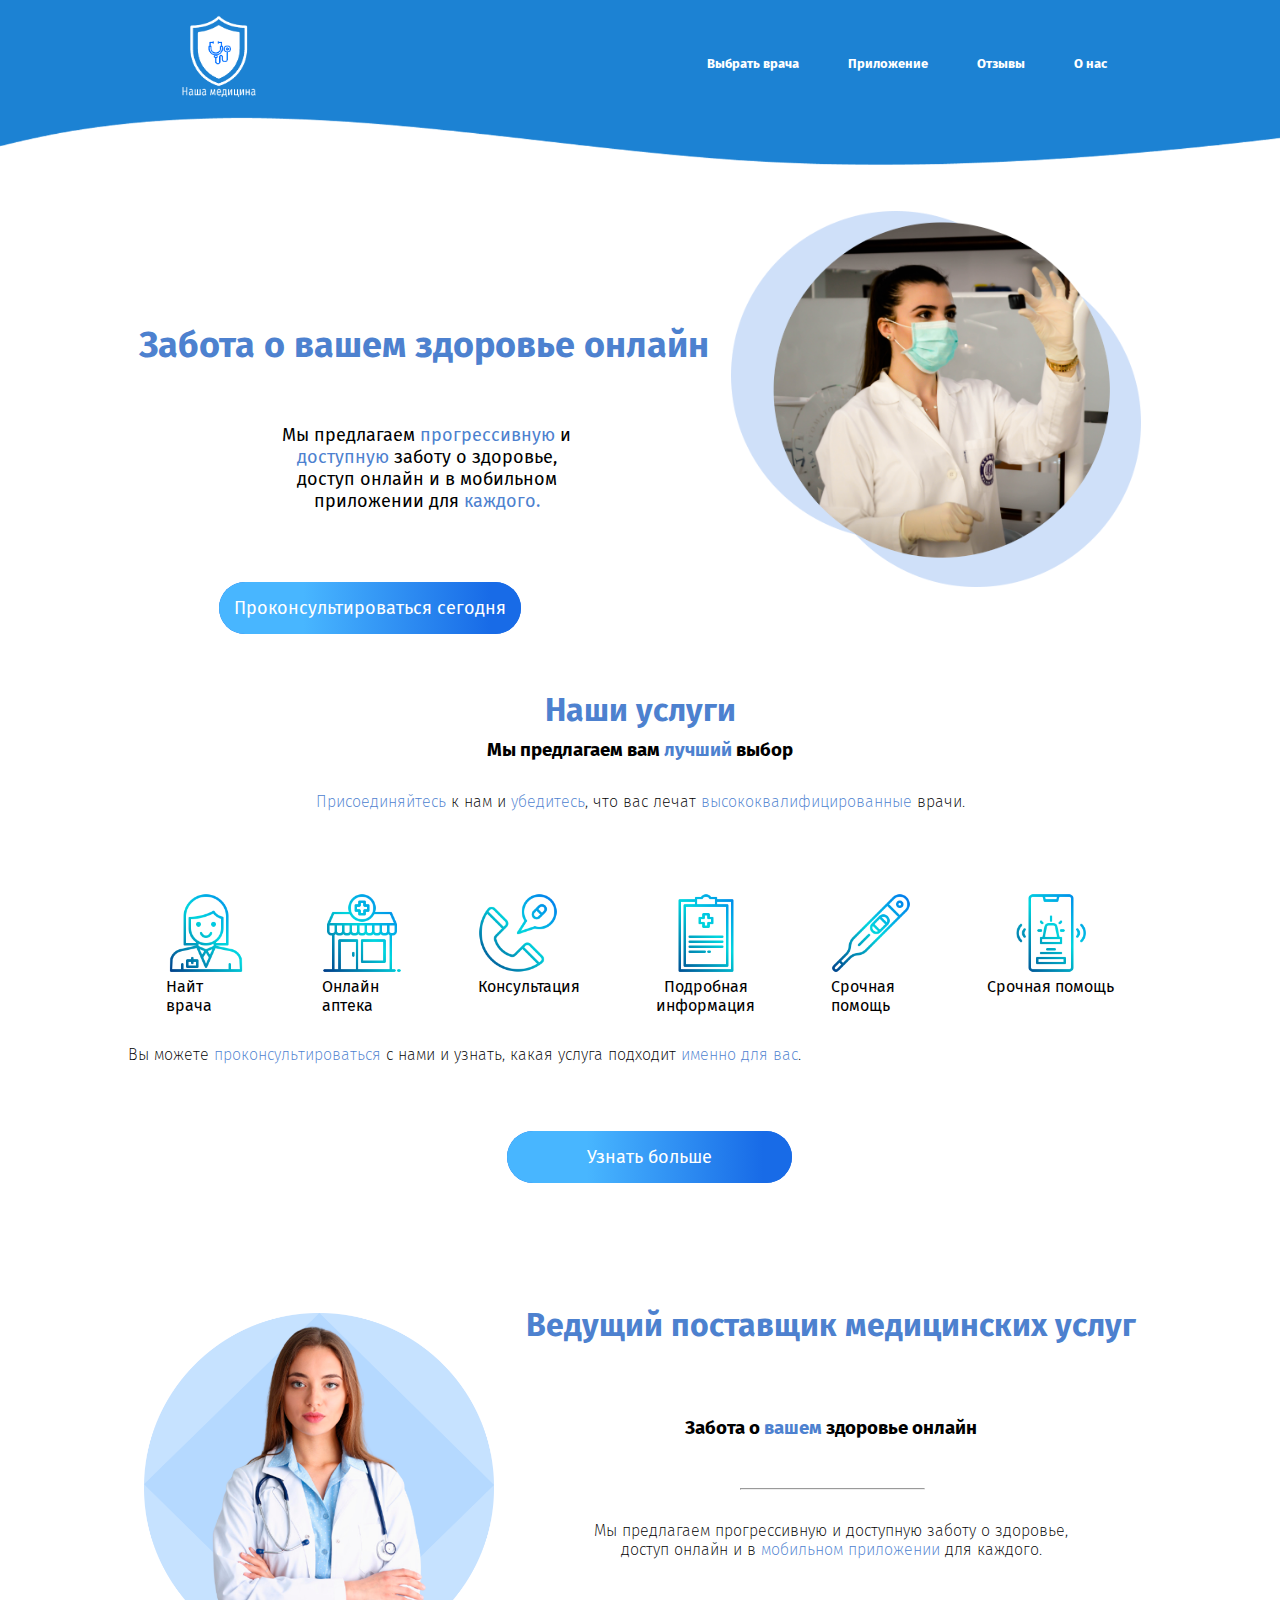
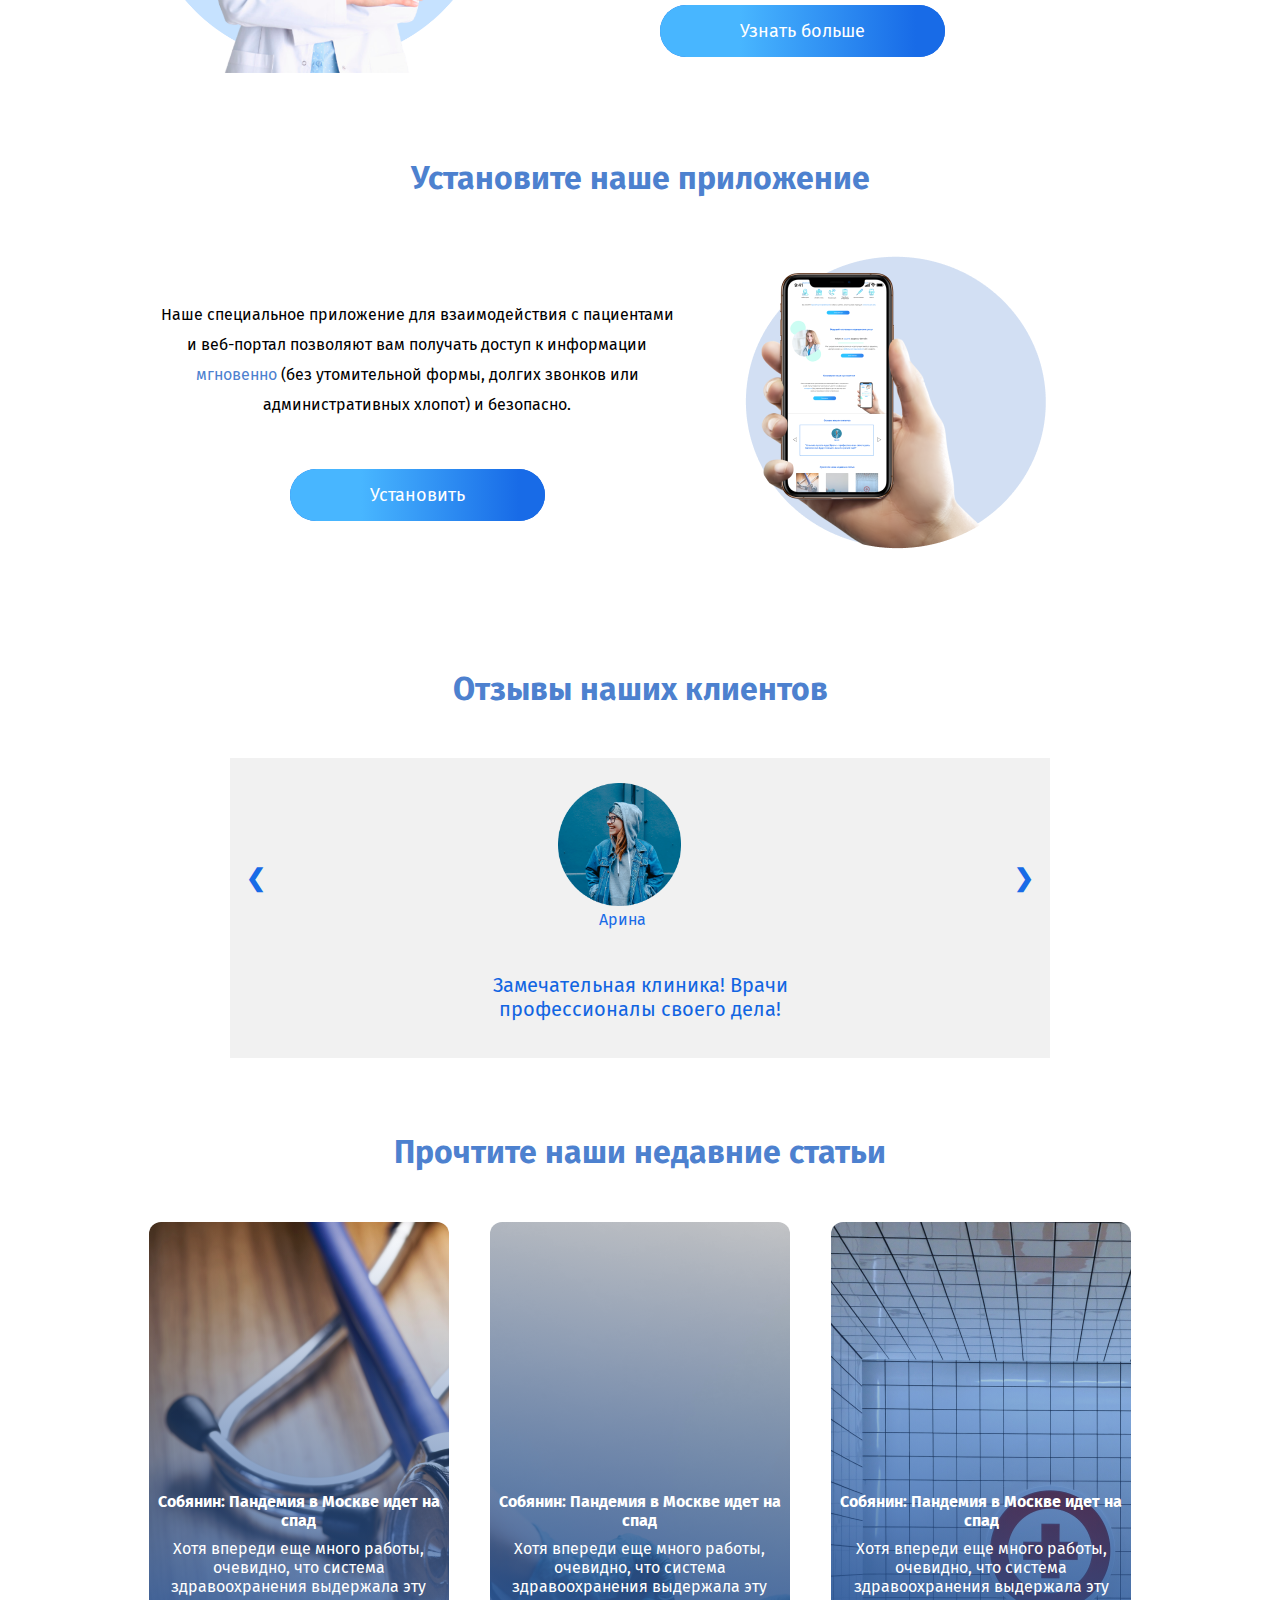
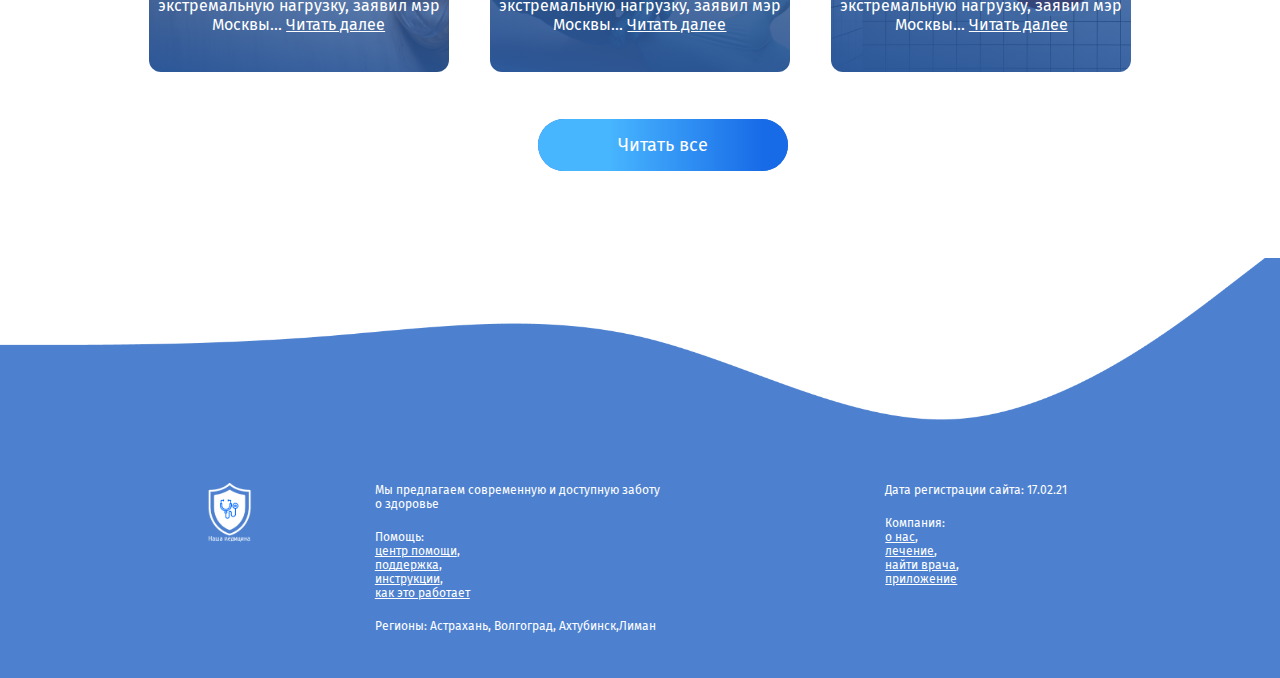
<file: практика 15.02-7.03/Верстка/MedCenter/index.html>
<!DOCTYPE html>
<html lang="en">
<head>
    <meta name="viewport"
          content="width=device-width, user-scalable=no, initial-scale=1.0,maximum-scale=1.0, minimum-scale=1.0">
    <link rel="preconnect" href="https://fonts.gstatic.com">
    <link href="https://fonts.googleapis.com/css2?family=Fira+Sans:wght@300&display=swap" rel="stylesheet">
    <link rel="stylesheet" href="style.css">
    <meta charset="UTF-8">
    <title>Частная клиника "НАША МЕДИЦИНА"</title>
</head>
<body>
<header>
    <div class="container">
        <div class="content-block-header">
            <div class="logo">
                <img src="img/logo%201.png" alt="">
            </div>
            <div class="menu">
                <a href="#">Выбрать врача</a>
                <a href="#">Приложение</a>
                <a href="#">Отзывы</a>
                <a href="#">О нас</a>
            </div>
        </div>
    </div>
</header>
<section>
    <div class="container">
        <div class="content-block-one">
            <div class="content-text">
                <div class="heading-one">
                    <h1>Забота о вашем здоровье онлайн</h1>
                </div>
                <div class="text-p-one">
                    <p>Мы предлагаем <span class="color">прогрессивную</span> и <br>
                        <span class="color">доступную</span> заботу о здоровье,<br>
                        доступ онлайн и в мобильном <br>
                        приложении для <span class="color">каждого.</span><br></p>
                </div>
                <div class="button-one">
                    <a href="#">Проконсультироваться сегодня</a>
                </div>
            </div>

            <div class="img-block-one">
                <img src="img/picBlock1.png" alt="" class="pic-one">
            </div>
        </div>
    </div>
</section>

<section>
    <div class="container">
        <div class="heading-two">
            <h1>Наши услуги</h1>
            <h3>Мы предлагаем вам <span class="color">лучший</span> выбор</h3>
            <h4><span class="color">Присоединяйтесь</span> к нам и <span class="color">убедитесь</span>, что вас лечат
                <span class="color">высококвалифицированные</span> врачи.</h4>
        </div>
        <div class="services">
            <div class="find-doctor">
                <img src="img/pharmacist.png" alt="" class="services-pic">
                <p>Найт<br>врача</p>
            </div>
            <div class="pharmacy">
                <img src="img/pharmacy.png" alt="" class="services-pic">
                <p>Онлайн<br>аптека</p>
            </div>
            <div class="consultation">
                <img src="img/call.png" alt="" class="services-pic">
                <p>Консультация</p>
            </div>
            <div class="information">
                <img src="img/medical-history.png" alt="" class="services-pic">
                <p>Подробная<br>информация</p>
            </div>
            <div class="help">
                <img src="img/thermometer.png" alt="" class="services-pic">
                <p>Срочная<br>помощь</p>
            </div>
            <div class="record">
                <img src="img/emergency-call.png" alt="" class="services-pic">
                <p>Срочная помощь</p>
            </div>
        </div>
        <div class="heading-two-down">
            <h4>Вы можете <span class="color">проконсультироваться</span> с нами и узнать, какая услуга подходит <span
                    class="color">именно для вас</span>.</h4>
        </div>
        <div class="button-two">
            <a href="#">Узнать больше</a>
        </div>
    </div>
</section>

<section>
    <div class="container">
        <div class="content-block-three">
            <div class="pic-block-three">
                <img src="img/pic-block-3.png" alt="">
            </div>
            <div class="heading-three">
                <h1>Ведущий поставщик медицинских услуг</h1>
                <h3>Забота о <span class="color">вашем</span> здоровье онлайн</h3>
                <hr>
                <h4>Мы предлагаем прогрессивную и доступную заботу о здоровье,<br>
                    доступ онлайн и в <span class="color">мобильном приложении</span> для каждого.</h4>
                <div class="button-three">
                    <a href="#">Узнать больше</a>
                </div>
            </div>
        </div>
    </div>
</section>

<section>
    <div class="container">
        <div class="heading-four">
            <h1>Установите наше приложение</h1>
        </div>
        <div class="content-block-four">
            <div class="text-p">
                <p>Наше специальное приложение для взаимодействия с пациентами<br>
                    и веб-портал позволяют вам получать доступ к информации<br>
                    <span class="color">мгновенно</span> (без утомительной формы, долгих звонков или<br>
                    административных хлопот) и безопасно.</p><br>
                <div class="button-four">
                    <a href="#">Установить</a>
                </div>
            </div>
            <div class="pic-block-four">
                <img src="img/mockup3.png" alt="">
            </div>
        </div>
    </div>
</section>

<section>
    <div class="container">
        <div class="heading-five">
            <h1>Отзывы наших клиентов</h1>
        </div>
        <div class="slider">
            <div class="item">
                <img src="img/client.png" alt="" class="client-1">
                <p>Арина</p>
                <div class="slideText">Замечательная клиника! Врачи профессионалы своего дела!</div>
            </div>

            <div class="item">
                <img src="img/client-2.png" alt="" class="client-2">
                <p>Ирина</p>
                <div class="slideText">Ломала руку, теперь как новенькая!</div>
            </div>

            <div class="item">
                <img src="img/client-3.png" alt="" class="client-3">
                <p>Добрыня</p>
                <div class="slideText">Волшебники, а не врачи!</div>
            </div>

            <a class="prev" onclick="minusSlide()">&#10094;</a>
            <a class="next" onclick="plusSlide()">&#10095;</a>
        </div>

        <div class="slider-dots">
            <span class="slider-dots_item" onclick="currentSlide(1)"></span>
            <span class="slider-dots_item" onclick="currentSlide(2)"></span>
            <span class="slider-dots_item" onclick="currentSlide(3)"></span>
        </div>
        <script src="js/main.js"></script>
    </div>
    </div>
</section>

<section>
    <div class=" container">
            <div class="heading-six">
                <h1>Прочтите наши недавние статьи</h1>
            </div>
            <div class="content-block-six">
                <div class="article-1">
                    <h4>Собянин: Пандемия в Москве идет на спад</h4>
                    <p>Хотя впереди еще много работы,<br>
                        очевидно, что система<br>
                        здравоохранения выдержала эту<br>
                        экстремальную нагрузку, заявил мэр<br>
                        Москвы... <span class="more"><a href="article.html">Читать далее</a></span></p>
                </div>

                <div class="article-2">
                    <h4>Собянин: Пандемия в Москве идет на спад</h4>
                    <p>Хотя впереди еще много работы,<br>
                        очевидно, что система<br>
                        здравоохранения выдержала эту<br>
                        экстремальную нагрузку, заявил мэр<br>
                        Москвы... <span class="more"><a href="article.html">Читать далее</a></span></p>
                </div>

                <div class="article-3">
                    <h4>Собянин: Пандемия в Москве идет на спад</h4>
                    <p>Хотя впереди еще много работы,<br>
                        очевидно, что система<br>
                        здравоохранения выдержала эту<br>
                        экстремальную нагрузку, заявил мэр<br>
                        Москвы... <span class="more"><a href="article.html">Читать далее</a></span></p>
                </div>
            </div>
            <div class="button-five">
                <a href="article.html">Читать все</a>
            </div>
        </div>
    </div>
</section>


<footer>
    <div class="container">
        <div class="content-footer">
            <div class="text-footer">
                <div class="logo-footer">
                    <img src="img/logo12.png" alt="">
                </div>
                <div class="text-footer-one">
                    <p>Мы предлагаем современную и доступную заботу <br> о здоровье<br></p>
                    <br>
                    <p>Помощь:<br> <a href="">центр помощи</a>, <br><a href="">поддержка</a>,<br><a
                            href="">инструкции</a>, <br>
                        <a href="">как это работает</a><br></p>
                    <br>
                    <p>Регионы: Астрахань, Волгоград,
                        Ахтубинск,Лиман</p>
                </div>
                <br>
                <div class="text-footer-two">

                </div>
                <br>
                <br>
                <br>
                <div class="text-footer-three">
                    <p>
                        Дата регистрации сайта: 17.02.21
                    </p>
                    <br>
                    <p>Компания:<br><a href="">о нас</a>,<br> <a href="">лечение</a>, <br><a href="">найти
                        врача</a>,<br> <a href="">приложение</a>
                    </p><br>
                </div>
                <br>
            </div>
        </div>
    </div>
</footer>
</body>
</html>
</file>
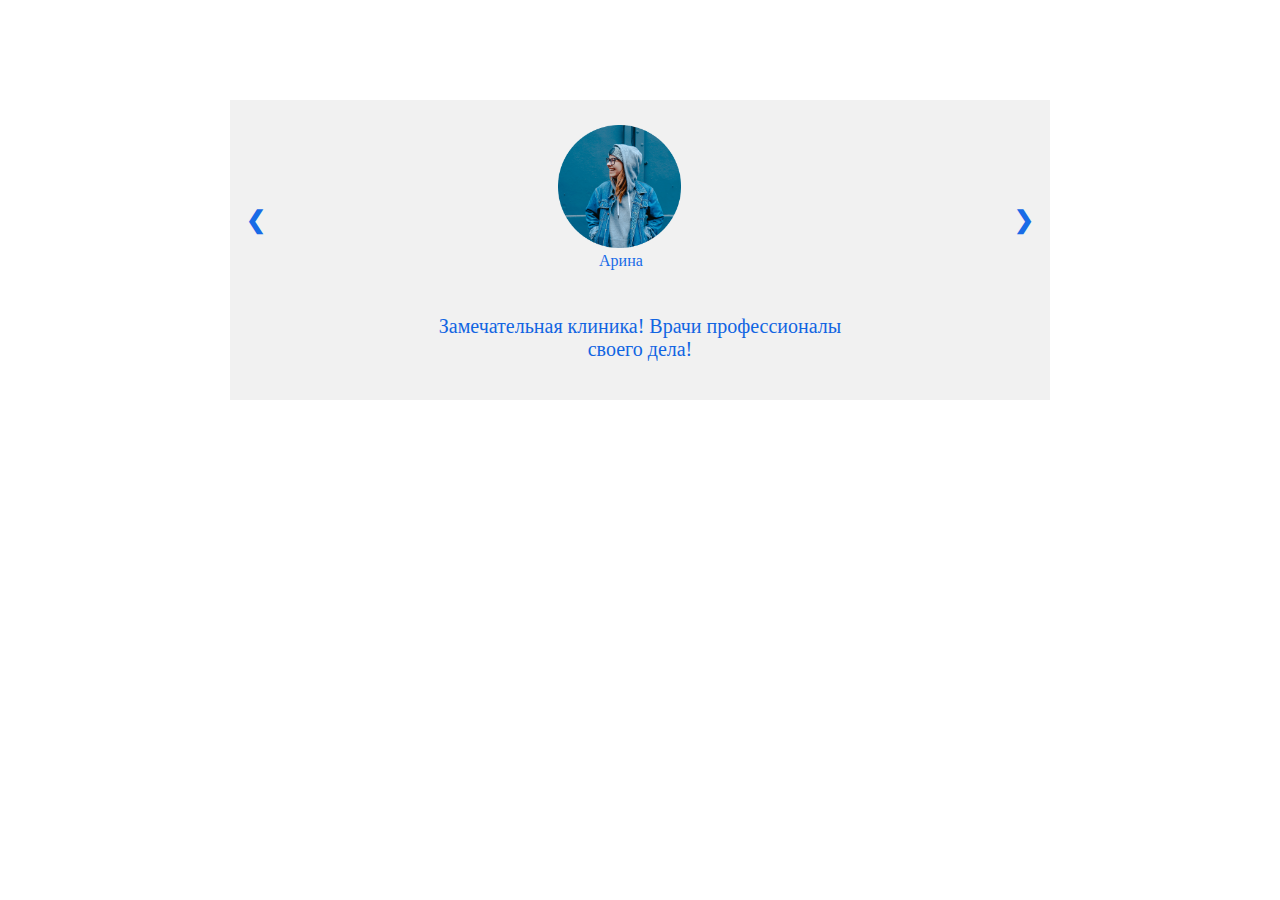
<file: практика 15.02-7.03/Верстка/MedCenter/sliderTest/index.html>
<!DOCTYPE html>
<html lang="en">
<head>
    <meta charset="UTF-8">
    <title>slider</title>
    <link rel="stylesheet" href="style.css">
</head>
<body>
<div class="container">
    <div class="slider">
        <div class="item">
            <img src="../img/client.png" alt="" class="client-1">
            <p>Арина</p>
            <div class="slideText">Замечательная клиника! Врачи профессионалы своего дела!</div>
        </div>

        <div class="item">
            <img src="../img/client-2.png" alt="" class="client-2">
            <p>Ирина</p>
            <div class="slideText">Ломала руку, теперь как новенькая!</div>
        </div>

        <div class="item">
            <img src="../img/client-3.png" alt="" class="client-3">
            <p>Добрыня</p>
            <div class="slideText">Волшебники, а не врачи!</div>
        </div>

        <a class="prev" onclick="minusSlide()">&#10094;</a>
        <a class="next" onclick="plusSlide()">&#10095;</a>
    </div>

    <div class="slider-dots">
        <span class="slider-dots_item" onclick="currentSlide(1)"></span>
        <span class="slider-dots_item" onclick="currentSlide(2)"></span>
        <span class="slider-dots_item" onclick="currentSlide(3)"></span>
    </div>
    <script src="main.js"></script>
</div>
</body>
</html>
</file>
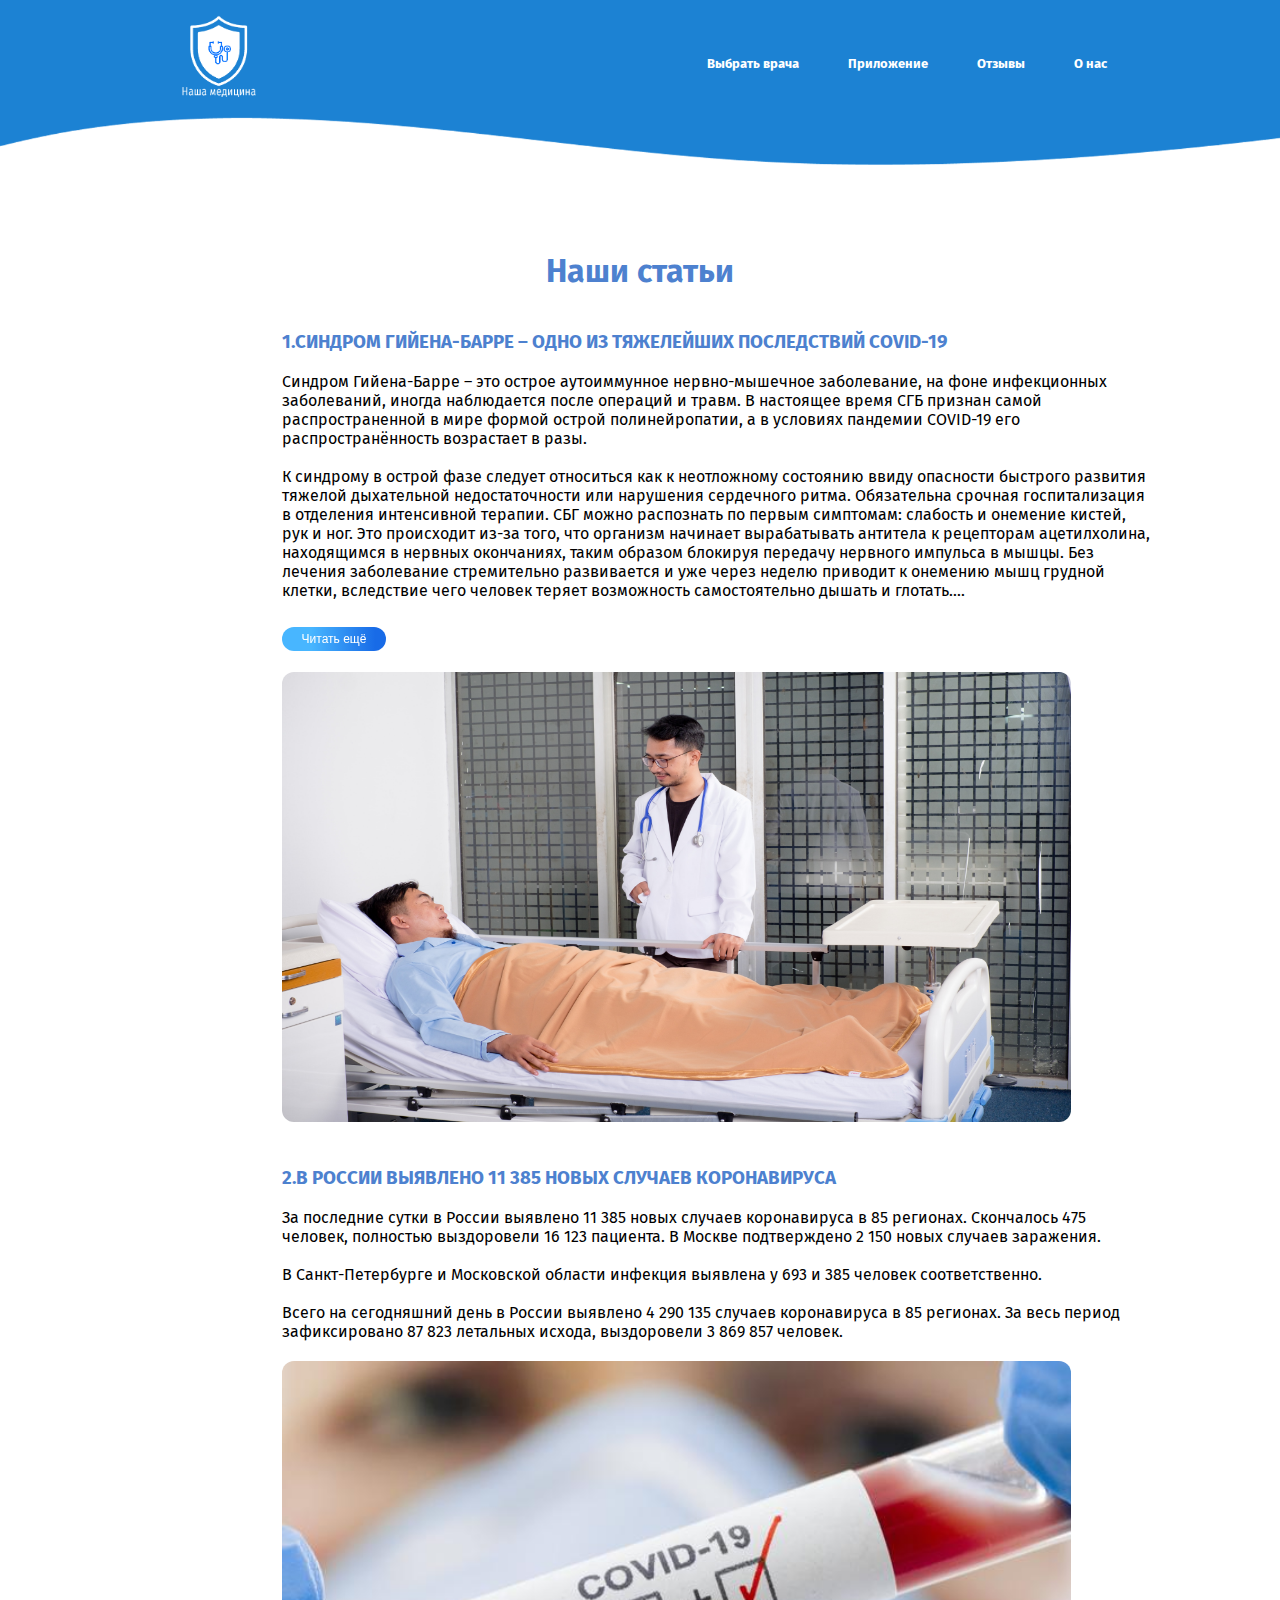
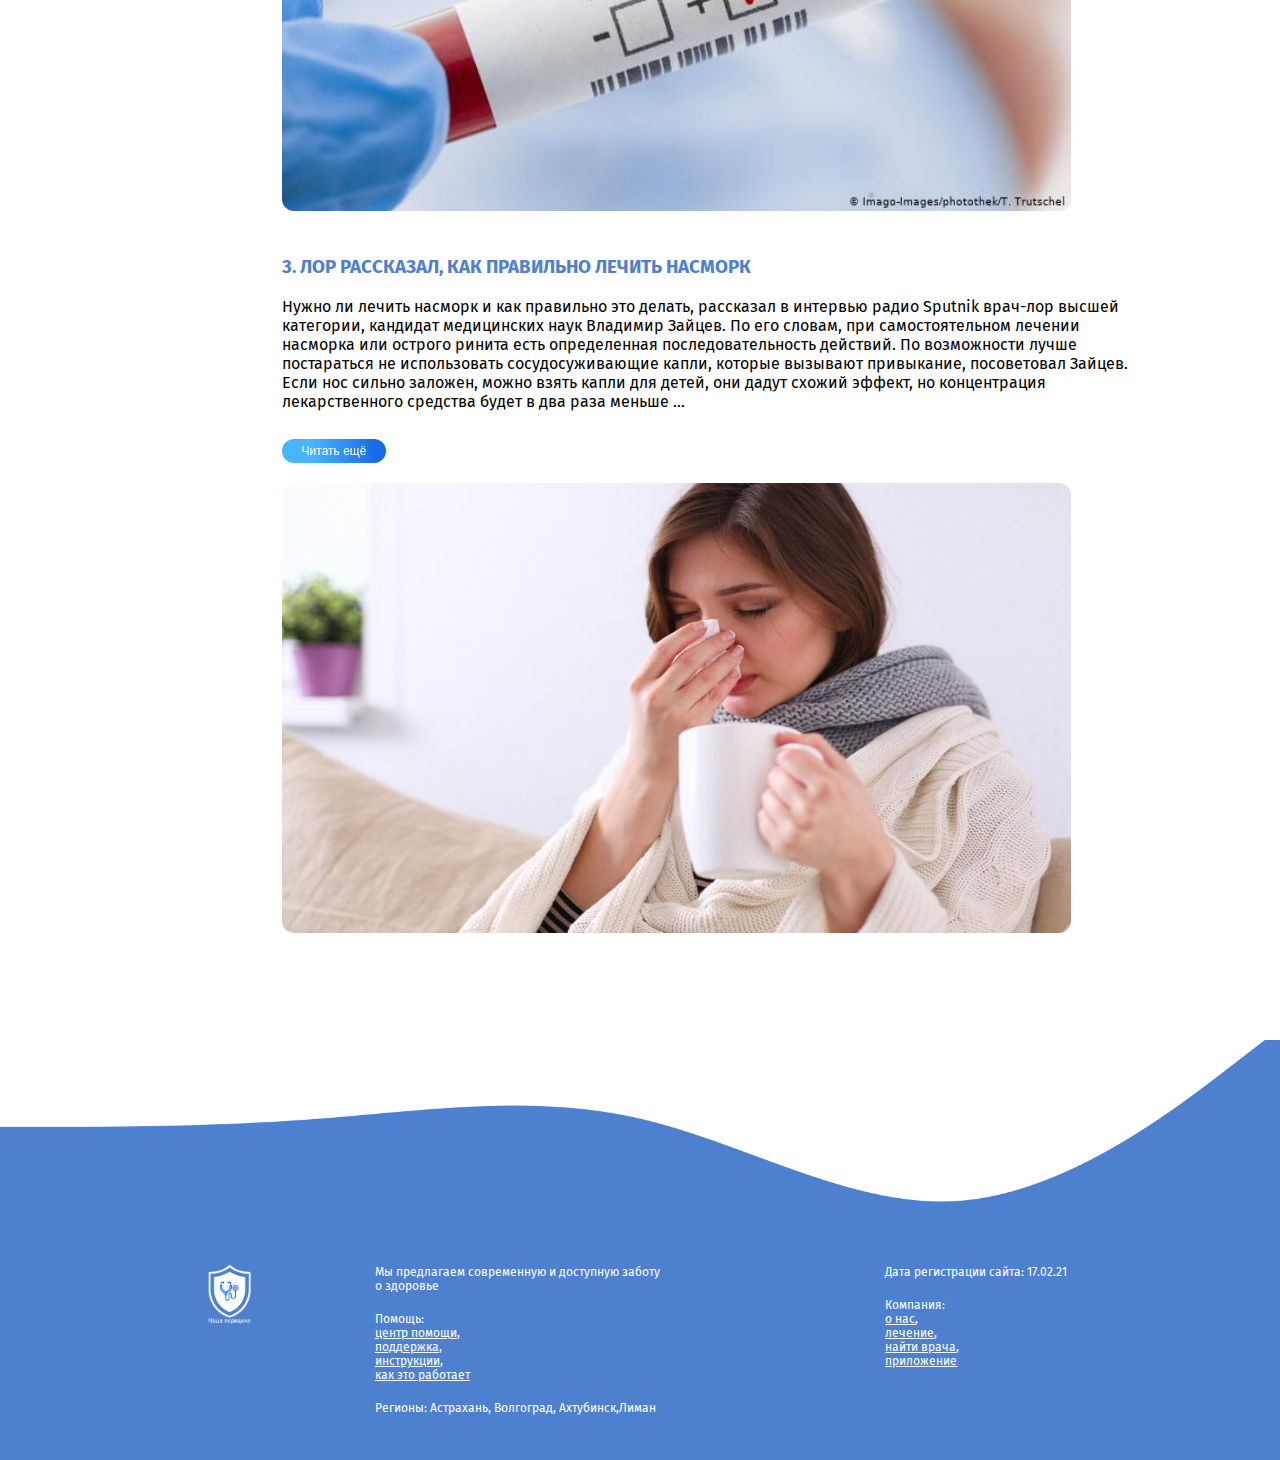
<file: практика 15.02-7.03/Верстка/MedCenter/article.html>
<!DOCTYPE html>
<html lang="en">
<head>
    <meta charset="UTF-8">
    <link rel="stylesheet" href="style.css">
    <link rel="preconnect" href="https://fonts.gstatic.com">
    <link href="https://fonts.googleapis.com/css2?family=Fira+Sans:wght@300&display=swap" rel="stylesheet">
    <title>Наши статьи</title>
</head>
<body>
<header>
    <div class="container">
        <div class="content-block-header">
            <div class="logo">
                <a href="index.html"><img src="img/logo%201.png" alt=""></a>
            </div>
            <div class="menu">
                <a href="#">Выбрать врача</a>
                <a href="#">Приложение</a>
                <a href="#">Отзывы</a>
                <a href="#">О нас</a>
            </div>
        </div>
    </div>
</header>

<section>
    <div class="container">
        <div class="header-article">
            <h1>
                Наши статьи
            </h1>
        </div>
        <div class="content-article">
            <div class="first-article">
                <h3>1.СИНДРОМ ГИЙЕНА-БАРРЕ – ОДНО ИЗ ТЯЖЕЛЕЙШИХ ПОСЛЕДСТВИЙ COVID-19</h3><br>
                <p>Синдром Гийена-Барре – это острое аутоиммунное нервно-мышечное заболевание,
                    на фоне инфекционных заболеваний, иногда наблюдается после операций
                    и травм. В настоящее время СГБ признан самой распространенной в мире формой острой полинейропатии,
                    а в условиях пандемии COVID-19 его распространённость возрастает в разы.<br><br>
                    К синдрому в острой фазе следует относиться как к неотложному состоянию ввиду опасности быстрого
                    развития тяжелой дыхательной недостаточности или нарушения сердечного ритма. Обязательна срочная
                    госпитализация в отделения интенсивной терапии.
                    СБГ можно распознать по первым симптомам: слабость и онемение кистей, рук и ног.
                    Это происходит из-за того, что организм начинает вырабатывать антитела к рецепторам ацетилхолина,
                    находящимся в нервных окончаниях, таким образом блокируя передачу нервного импульса в мышцы.
                    Без лечения заболевание стремительно развивается и уже через неделю приводит к онемению мышц грудной
                    клетки,
                    вследствие чего человек теряет возможность самостоятельно дышать и глотать.<span
                            id="dots">...</span><br><br>
                    <span id="more">В условиях пандемии вопрос заболеваемости синдромом Гийена-Барре стоит особенно остро, поскольку его симптомы легко списать
                        на слабость после перенесённого COVID-19. Поставить правильный диагноз поможет высококвалифицированный невролог.
                        Также эффективным методом диагностики является анализ крови на антитела к ацетилхолиновому рецептору – наличие антител является признаком заболевания.
                        В данный момент существуют несколько методов лечения синдрома Гийена-Барре. В ГНЦ ФМБЦ им. А.И. Бурназяна ФМБА России используется наиболее современный и эффективный эфферентный метод лечения СГБ,
                        признанный мировым сообществом, — каскадная плазмофильтрация. Во время сеанса плазма крови пациента проходит через сепаратор, который выводит антитела и
                        возвращает в организм очищенную плазму. Уже после первого сеанса заметны значительные двигательные улучшения.<br><br>
                        С синдромом Гийена-Барре после COVID-19 столкнулся Александр. Он перенес COVID-19 в лёгкой форме, однако уже через неделю не смог встать с постели – онемели ноги.
                        В реанимацию ГНЦ ФМБЦ им. А.И. Бурназяна ФМБА России мужчина поступил уже в тяжёлом состоянии с дыхательной недостаточностью и неспособностью глотать. Курс каскадной плазмофильтрации дал хороший результат, и уже через две недели Александр был переведён в профпатологическое неврологическое отделение на реабилитацию.
                        Александр постепенно восстанавливается и благодарит врачей за шанс вернуться к привычному ритму жизни.
                    </span>
                </p>
                <button id="btn" onclick="readMore()">Читать ещё</button>
            </div>
            <div class="article-pic">
                <img src="img/ali-yahya-YGkEFQqgI94-unsplash.jpg"  alt="">
            </div>


            <div class="second-article">
                <h3>2.В РОССИИ ВЫЯВЛЕНО 11 385 НОВЫХ СЛУЧАЕВ КОРОНАВИРУСА</h3><br>
                <p>За последние сутки в России выявлено 11 385 новых случаев коронавируса в 85 регионах. Скончалось 475
                    человек, полностью выздоровели 16 123 пациента.
                    В Москве подтверждено 2 150 новых случаев заражения.<br><br> В Санкт-Петербурге и Московской области
                    инфекция выявлена у 693 и 385 человек соответственно.<br><br>
                    Всего на сегодняшний день в России выявлено 4 290 135 случаев коронавируса в 85 регионах. За весь
                    период зафиксировано 87 823 летальных исхода, выздоровели 3 869 857 человек.
                </p>
                <!--                <button id="btn" onclick="readMore()">Читать ещё</button>-->
            </div>
            <div class="article-pic">
                <img src="img/52699780_303.jpg"  alt="">
            </div>


            <div class="three-article">
                <h3>3. ЛОР РАССКАЗАЛ, КАК ПРАВИЛЬНО ЛЕЧИТЬ НАСМОРК</h3><br>
                <p>Нужно ли лечить насморк и как правильно это делать, рассказал в интервью радио Sputnik врач-лор
                    высшей категории, кандидат медицинских наук Владимир Зайцев.
                    По его словам, при самостоятельном лечении насморка или острого ринита есть определенная
                    последовательность действий.
                    По возможности лучше постараться не использовать сосудосуживающие капли, которые вызывают
                    привыкание, посоветовал Зайцев.
                    Если нос сильно заложен, можно взять капли для детей, они дадут схожий эффект, но концентрация
                    лекарственного средства будет в два раза меньше <span id="dots3">...</span><br><br>
                    <span id="more3">
                        Еще лучше, по словам врача, использовать кортикостероидные препараты.<br><br>
                        "Это препараты гормональные, многие их боятся, думают, что они вызывают привыкание, или что из-за них можно располнеть.
                        На самом деле это не так. Эти препараты не действуют мгновенно, сокращение слизистой наступает через часы, уходит отек и начинается отток слизи из полости носа.
                        Достаточно одного нажатия в каждую половину носа. Привыкания к этим препаратам нет и нужды пользоваться ими постоянно не возникает", – пояснил Зайцев.
                    </span>
                </p>
                <button id="btn3" onclick="readMore3()">Читать ещё</button>
            </div>
            <div class="article-pic">
                <img src="img/kashel-i-nasmork-1_0.jpg" alt="">
            </div>
        </div>
    </div>
</section>


<footer>
    <div class="container">
        <div class="content-footer">
            <div class="text-footer">
                <div class="logo-footer">
                    <img src="img/logo12.png" alt="">
                </div>
                <div class="text-footer-one">
                    <p>Мы предлагаем современную и доступную заботу <br> о здоровье<br></p>
                    <br>
                    <p>Помощь:<br> <a href="">центр помощи</a>, <br><a href="">поддержка</a>,<br><a href="">инструкции</a>, <br>
                        <a href="">как это работает</a><br></p>
                    <br>
                    <p>Регионы: Астрахань, Волгоград,
                        Ахтубинск,Лиман</p>
                </div>
                <br>
                <div class="text-footer-two">

                </div>
                <br>

                <br>
                <div class="text-footer-three">
                    <p>
                        Дата регистрации сайта: 17.02.21
                    </p>
                    <br>
                    <p>Компания:<br><a href="">о нас</a>,<br> <a href="">лечение</a>, <br><a href="">найти врача</a>,<br> <a href="">приложение</a>
                    </p><br>
                </div>
                <br>
            </div>
        </div>
    </div>
</footer>
<script src="js/main.js"></script>
</body>
</html>
</file>
<file: практика 15.02-7.03/Верстка/MedCenter/style.css>
* {
    padding: 0;
    margin: 0;
}

body {
    font-family: 'Fira Sans', sans-serif;
}


/*шапка*/
header {
    background: url("img/wave-block-one.png") no-repeat center/cover;
    height: 180px;
}

.container {
    width: 80%;
    margin: 0 auto;
    /*border: 3px solid black;*/
}

.logo img {
    width: 80px;
    height: 105px;
    margin-top: 15px;
}

.logo {
    margin-left: 5%;
}

.menu a {
    text-decoration: none;
    color: white;
    font-weight: 700;
    font-size: 13px;
    margin-right: 45px;
}


.content-block-header {
    display: flex;
    justify-content: space-between;
    align-items: center;
}

.color {
    color: #4D81CF;
}

/*шапка*/


/*блок 1*/
.heading-one {
    color: #4D81CF;
    /*margin-left: 3%;*/
    margin-top: 25%;
    font-size: 18px;
}

.text-p-one {
    text-align: center;
    margin-left: 1%;
    /*margin-right: 20%;*/
    margin-top: 10%;
    font-size: 18px;
}

.button-one a {
    text-decoration: none;
    color: white;
    font-size: 18px;

    background: linear-gradient(90deg, #48B6FF 27.92%, #186BE7 89.74%), #1165E2;
    backdrop-filter: blur(4px);
    /* Note: backdrop-filter has minimal browser support */
    border-radius: 50px;
    padding: 15px 15px 15px 15px;

}

.button-one {
    margin-top: 15%;
    margin-left: 14%;
}

.pic-one {
    width: 100%;
}

.content-block-one {
    display: flex;
    justify-content: space-around;
}

.img-block-one {
    width: 40%;
    margin-top: 3%;
}

/*блок 1*/


/*блок 2*/
.heading-two h1 {
    color: #4D81CF;
    margin-top: 7%;
}

.heading-two {
    text-align: center;
}

.heading-two h3 {
    margin-top: 1%;
}

.heading-two h4 {
    margin-top: 3%;
    font-weight: 200;
}

.heading-two-down h4 {
    margin-top: 3%;
    font-weight: 200;
}

.services-pic {
    width: 80px;
    height: 80px;
}

.services {
    display: flex;
    justify-content: space-around;
    margin-top: 8%;
}

.information {
    text-align: center;
}

.information:hover {
    transform: scale(1.1);
}

.record {
    text-align: center;
}

.record:hover {
    transform: scale(1.1);
}

.find-doctor:hover {
    transform: scale(1.1);
}

.pharmacy:hover {
    transform: scale(1.1);
}

.help:hover {
    transform: scale(1.1);
}

.consultation:hover {
    transform: scale(1.1);
}

.button-two a {
    text-decoration: none;
    color: white;
    font-size: 18px;

    background: linear-gradient(90deg, #48B6FF 27.92%, #186BE7 89.74%), #1165E2;
    backdrop-filter: blur(4px);
    /* Note: backdrop-filter has minimal browser support */
    border-radius: 50px;
    padding: 15px 80px 15px 80px;
}

.button-two {
    margin-top: 8%;
    margin-left: 37%;
}

/*блок 2*/


/*блок 3*/
.heading-three h1 {
    color: #4D81CF;
    text-align: center;
    padding-bottom: 10%;
}

.heading-three h3 {
    margin-top: 2%;
    text-align: center;
}

.heading-three hr {
    width: 30%;
    margin-left: 35%;
    margin-top: 8%;
}

.heading-three h4 {
    margin-top: 5%;
    font-weight: 200;
    text-align: center;
}

.heading-three {
    /*margin-top: 10%;*/
}

.content-block-three {
    display: flex;
    justify-content: space-around;
    margin-top: 10%;
    align-items: center;
}

.pic-block-three img {
    width: 350px;
    margin-top: 12%;
}


.button-three a {
    text-decoration: none;
    color: white;
    font-size: 18px;

    background: linear-gradient(90deg, #48B6FF 27.92%, #186BE7 89.74%), #1165E2;
    backdrop-filter: blur(4px);
    /* Note: backdrop-filter has minimal browser support */
    border-radius: 50px;
    padding: 15px 80px 15px 80px;
}

.button-three {
    margin-left: 22%;
    margin-top: 10%;
}

/*блок 3*/


/*блок 4*/
.heading-four {
    color: #4D81CF;
    text-align: center;
    margin-top: 8%;
}

.text-p {
    text-align: center;
    margin-top: 5%;
    line-height: 30px;
}

.pic-block-four {
    width: 380px;
    height: 350px;
}

.content-block-four {
    display: flex;
    justify-content: space-around;
    margin-top: 5%;
}

.button-four a {
    text-decoration: none;
    color: white;
    font-size: 18px;

    background: linear-gradient(90deg, #48B6FF 27.92%, #186BE7 89.74%), #1165E2;
    backdrop-filter: blur(4px);
    /* Note: backdrop-filter has minimal browser support */
    border-radius: 50px;
    padding: 15px 80px 15px 80px;
}

.button-four {
    margin-top: 6%;
}

/*блок 4*/


/*слайдер*/
.heading-five {
    color: #4D81CF;
    text-align: center;
    margin-top: 7%;
}

.item{
    width: 100%;
    height: 300px;
    background: #F1F1F1;
}

.item img{
    width: 15%;
    margin-left: 40%;
    margin-top: 3%;
}

.item p{
    color: #186BE7;
    margin-left: 45%;
}


/* Собственно сам слайдер */
.slider{
    max-width: 80%;
    position: relative;
    margin: auto;
    height: 100px;
    margin-bottom: 15px;
    margin-top: 50px;
}
/* Картинка мастабируется по отношению к родительскому элементу */
/*.slider .item img {*/
/*    object-fit: cover;*/
/*    width: 100%;*/
/*    height: 300px;*/
/*    border: none !important;*/
/*    box-shadow: none !important;*/
/*}*/
/* Кнопки вперед и назад */
.slider .prev, .slider .next {
    cursor: pointer;
    position: absolute;

    top: 90%;
    width: auto;
    /*margin-top: -22px;*/
    padding: 16px;
    color: #186BE7;
    font-weight: bold;
    font-size: 24px;
    transition: 0.6s ease;
    border-radius: 0 3px 3px 0;
}
.slider .next {
    right: 0;
    border-radius: 3px 0 0 3px;
}
/* При наведении на кнопки добавляем фон кнопок */
/*.slider .prev:hover,*/
/*.slider .next:hover {*/
/*    background-color: rgba(0, 0, 0, 0.8);*/
/*}*/
/* Заголовок слайда */
.slideText {
    position: absolute;
    color: #1165E2;
    font-size: 20px;
    text-align: center;
    margin-top: 23%;
    /* Выравнивание текста по горизонтали и по вертикали*/
    left: 50%;
    top: 50%;
    transform: translate(-50%, -50%);
}
/* Кружочки */
.slider-dots {
    text-align: center;
    margin-top: 18%;
}
.slider-dots_item{
    cursor: pointer;
    height: 12px;
    width: 12px;
    margin: 0 2px;
    background-color: #ddd;
    border-radius: 50%;
    display: inline-block;
    transition: background-color 0.6s ease;
}
.active,
.slider-dots_item:hover {
    background-color: #aaa;
}
/* Анимация слайдов */
.slider .item {
    -webkit-animation-name: fade;
    -webkit-animation-duration: 1.5s;
    animation-name: fade;
    animation-duration: 1.5s;
}
@-webkit-keyframes fade {
    from {
        opacity: .4
    }
    to {
        opacity: 1
    }
}
@keyframes fade {
    from {
        opacity: .4
    }
    to {
        opacity: 1
    }
}
/*слайдер*/


/*блок 6*/
.heading-six {
    color: #4D81CF;
    text-align: center;
    margin-top: 7%;
}

.article-1 {
    /*background-image: url(img/article1.png);*/
    width: 300px;
    height: 450px;
    margin-top: 5%;
    border-radius: 12px;
    background: linear-gradient(190deg, rgba(255, 255, 255, 0) 0%, #2B5799 100.50%),
    url(img/article1.png) no-repeat, center/cover;
}

.article-1:hover {
    transform: scale(1.1);
    transition: all ease 0.1s;
}

.article-1 h4 {
    color: white;
    padding-top: 90%;
    text-align: center;
}

.article-1 p {
    color: white;
    text-align: center;
    margin-top: 3%;
}

.article-1 p a {
    color: white;
}


.article-2 {
    /*background-image: url(img/article2.png);*/
    width: 300px;
    height: 450px;
    margin-top: 5%;
    border-radius: 12px;
    background: linear-gradient(190deg, rgba(255, 255, 255, 0) 0%, #2B5799 100.62%),
    url(img/article2.png) no-repeat, center/cover;
}

.article-2:hover {
    transform: scale(1.1);
    transition: all ease 0.1s;
}

.article-2 h4 {
    color: white;
    padding-top: 90%;
    text-align: center;
}

.article-2 p {
    color: white;
    text-align: center;
    margin-top: 3%;
}

.article-2 p a {
    color: white;
}

.article-3 {
    /*background-image: url(img/article3.png);*/
    width: 300px;
    height: 450px;
    margin-top: 5%;
    border-radius: 12px;
    background: linear-gradient(190deg, rgba(255, 255, 255, 0) 0%, #2B5799 100.62%),
    url(img/article3.png) no-repeat, center/cover;
}

.article-3:hover {
    transform: scale(1.1);
    transition: all ease 0.1s;
}

.article-3 h4 {
    color: white;
    padding-top: 90%;
    text-align: center;
}

.article-3 p {
    color: white;
    text-align: center;
    margin-top: 3%;
}

.article-3 p a {
    color: white;
}

.content-block-six {
    display: flex;
    justify-content: space-around;
}

.button-five a {
    text-decoration: none;
    color: white;
    font-size: 18px;

    background: linear-gradient(90deg, #48B6FF 27.92%, #186BE7 89.74%), #1165E2;
    backdrop-filter: blur(4px);
    /* Note: backdrop-filter has minimal browser support */
    border-radius: 50px;
    padding: 15px 80px 15px 80px;
}

.button-five {
    margin-top: 6%;
    margin-left: 40%;
}

/*блок 6*/


/*Вторая страница*/
.header-article {
    color: #4D81CF;
    text-align: center;
    margin-top: 7%;
}

.first-article {
    margin-left: 15%;
    margin-top: 4%;
}

.first-article h3 {
    color: #4D81CF;
}

#more {
    display: none;
}

#more3 {
    display: none;
}

#btn {
    text-decoration: none;
    color: white;
    font-size: 12px;
    border: none;
    margin-top: 1%;

    background: linear-gradient(90deg, #48B6FF 27.92%, #186BE7 89.74%), #1165E2;
    backdrop-filter: blur(4px);
    /* Note: backdrop-filter has minimal browser support */
    border-radius: 50px;
    padding: 5px 20px 5px 20px;
}

#btn3 {
    text-decoration: none;
    color: white;
    font-size: 12px;
    border: none;
    margin-top: 1%;

    background: linear-gradient(90deg, #48B6FF 27.92%, #186BE7 89.74%), #1165E2;
    backdrop-filter: blur(4px);
    /* Note: backdrop-filter has minimal browser support */
    border-radius: 50px;
    padding: 5px 20px 5px 20px;
}

button,
button:active,
button:focus {
    outline: none;
}

.article-pic {
    margin-left: 15%;
    margin-top: 2%;
}

.article-pic img {
    border-radius: 12px;
    width: 789px;
    height: 450px;
}

.second-article {
    margin-left: 15%;
    margin-top: 4%;
}

.second-article h3 {
    color: #4D81CF;
}

.three-article {
    margin-left: 15%;
    margin-top: 4%;
}

.three-article h3 {
    color: #4D81CF;
}

footer {
    background: url(img/VectorFooter.png) no-repeat center/cover;
    width: 100%;
    height: 420px;
}

.text-footer {
    display: flex;
    justify-content: space-around;
    margin-top: 10%;
    padding-top: 22%;
    margin-left: 5%;
}

.text-footer-one p {
    color: white;
    font-size: 12px;
}

.text-footer-one a {
    color: white;
    font-size: 12px;
}

.text-footer-two p {
    color: white;
    font-size: 12px;
}

.text-footer-three p {
    color: white;
    font-size: 12px;

}

.text-footer-three a {
    color: white;
    font-size: 12px;

}

.logo-footer img {
    width: 40%;
    height: 40%;
}


@media screen and (min-width: 1960px) {
    /*первый блок*/
    header {
        background: url("img/wave-block-one.png") no-repeat center/cover;
        height: 250px;
    }

    .logo img {
        width: 90px;
        height: 125px;
        margin-top: 30px;
    }

    .menu a {
        text-decoration: none;
        color: white;
        font-weight: 700;
        font-size: 35px;
        margin-right: 30px;
    }

    .heading-one {
        color: #4D81CF;
        /*margin-left: 3%;*/
        margin-top: 30%;
        font-size: 35px;
    }

    .text-p-one {
        text-align: center;
        margin-left: 1%;
        /*margin-right: 20%;*/
        margin-top: 5%;
        font-size: 40px;
    }

    .button-one a {
        text-decoration: none;
        color: white;
        font-size: 35px;

        background: linear-gradient(90deg, #48B6FF 27.92%, #186BE7 89.74%), #e21122;
        backdrop-filter: blur(4px);
        /* Note: backdrop-filter has minimal browser support */
        border-radius: 50px;
        padding: 20px 20px 20px 20px;

    }

    .button-one {
        margin-top: 15%;
        margin-left: 17%;
    }

    .pic-one {
        width: 100%;
    }

    /*второй блок*/
    .heading-two {
        text-align: center;
        font-size: 35px;
        padding-top: 10%;
    }

    .heading-two h3 {
        margin-top: 3%;
        font-size: 45px;
    }

    .heading-two h4 {
        margin-top: 7%;
        font-weight: 200;
        font-size: 50px;
    }

    .heading-two-down h4 {
        margin-top: 7%;
        font-weight: 200;
        font-size: 50px;
        text-align: center;
    }


    .services-pic {
        width: 110px;
        height: 110px;
    }

    .services {
        display: flex;
        justify-content: space-around;
        margin-top: 8%;
    }

    .services p {
        font-size: 30px;
        text-align: center;
    }

    .button-two a {
        text-decoration: none;
        color: white;
        font-size: 45px;
        background: linear-gradient(90deg, #48B6FF 27.92%, #186BE7 89.74%), #1165E2;
        backdrop-filter: blur(4px);
        /* Note: backdrop-filter has minimal browser support */
        border-radius: 50px;
        padding: 20px 80px 20px 80px;
    }

    /*третий блок*/
    .heading-three {
        margin-top: 10%;
    }

    .heading-three h1 {
        color: #4D81CF;
        text-align: center;
        padding-bottom: 10%;
        font-size: 45px;
    }

    .heading-three h3 {
        margin-top: 2%;
        text-align: center;
        font-size: 35px;
    }

    .heading-three h4 {
        margin-top: 5%;
        font-weight: 200;
        text-align: center;
        font-size: 30px;
    }

    .pic-block-three img {
        width: 650px;
        margin-top: 12%;
    }

    .button-three a {
        text-decoration: none;
        color: white;
        font-size: 45px;
        background: linear-gradient(90deg, #48B6FF 27.92%, #186BE7 89.74%), #1165E2;
        backdrop-filter: blur(4px);
        /* Note: backdrop-filter has minimal browser support */
        border-radius: 50px;
        padding: 20px 80px 20px 80px;
    }

    /*четвертый блок*/
    .heading-four {
        color: #4D81CF;
        text-align: center;
        margin-top: 13%;
        font-size: 35px;
    }

    .text-p {
        text-align: center;
        margin-top: 5%;
        /*line-height: 30px;*/
        font-size: 30px;
    }

    .pic-block-four img {
        width: 470px;
        height: 440px;
    }

    .content-block-four {
        display: flex;
        justify-content: space-around;
        margin-top: 3%;
    }

    .button-four a {
        text-decoration: none;
        color: white;
        font-size: 45px;
        background: linear-gradient(90deg, #48B6FF 27.92%, #186BE7 89.74%), #1165E2;
        backdrop-filter: blur(4px);
        /* Note: backdrop-filter has minimal browser support */
        border-radius: 50px;
        padding: 20px 80px 20px 80px;
    }

    .button-four {
        margin-top: 6%;
    }

    /*пятый блок*/
    /*шестой блок*/
    .heading-six {
        color: #4D81CF;
        text-align: center;
        margin-top: 7%;
        font-size: 35px;
    }

    .article-1 {
        /*background-image: url(img/article1.png);*/
        width: 400px;
        height: 650px;
        margin-top: 5%;
        border-radius: 12px;
        background: linear-gradient(190deg, rgba(255, 255, 255, 0) 0%, #2B5799 100.50%),
        url(img/article1.png) no-repeat, center/cover;
    }

    .article-1 h4 {
        color: white;
        padding-top: 90%;
        text-align: center;
        font-size: 30px;
    }

    .article-1 p {
        color: white;
        text-align: center;
        margin-top: 3%;
        font-size: 25px;
    }

    .article-2 {
        /*background-image: url(img/article2.png);*/
        width: 400px;
        height: 650px;
        margin-top: 5%;
        border-radius: 12px;
        background: linear-gradient(190deg, rgba(255, 255, 255, 0) 0%, #2B5799 100.62%),
        url(img/article2.png) no-repeat, center/cover;
    }

    .article-2 h4 {
        color: white;
        padding-top: 90%;
        text-align: center;
        font-size: 30px;
    }

    .article-2 p {
        color: white;
        text-align: center;
        margin-top: 3%;
        font-size: 25px;
    }

    .article-3 {
        /*background-image: url(img/article3.png);*/
        width: 400px;
        height: 650px;
        margin-top: 5%;
        border-radius: 12px;
        background: linear-gradient(190deg, rgba(255, 255, 255, 0) 0%, #2B5799 100.62%),
        url(img/article3.png) no-repeat, center/cover;
    }

    .article-3 h4 {
        color: white;
        padding-top: 90%;
        text-align: center;
        font-size: 30px;
    }

    .article-3 p {
        color: white;
        text-align: center;
        margin-top: 3%;
        font-size: 25px;
    }

    .content-block-six {
        display: flex;
        justify-content: space-between;
    }

    .button-five a {
        text-decoration: none;
        color: white;
        font-size: 45px;
        background: linear-gradient(90deg, #48B6FF 27.92%, #186BE7 89.74%), #1165E2;
        backdrop-filter: blur(4px);
        /* Note: backdrop-filter has minimal browser support */
        border-radius: 50px;
        padding: 20px 80px 20px 80px;
    }

    /*футер*/
    footer {
        background: url(img/VectorFooter.png) no-repeat center/cover;
        width: 100%;
        height: 700px;
    }

    .text-footer {
        display: flex;
        justify-content: space-around;
        margin-top: 10%;
        padding-top: 20%;
        margin-left: 5%;
    }

    .text-footer-one p {
        color: white;
        font-size: 30px;
    }

    .text-footer-one a {
        color: white;
        font-size: 30px;
    }

    .text-footer-two p {
        color: white;
        font-size: 30px;
    }

    .text-footer-three p {
        color: white;
        font-size: 30px;
    }

    .text-footer-three a {
        color: white;
        font-size: 30px;
    }

    .logo-footer img {
        width: 95%;
        height: 45%;
    }


    /*слайдер*/
    .heading-five {
        color: #4D81CF;
        text-align: center;
        margin-top: 7%;
        font-size: 35px;
    }

    .item{
        width: 100%;
        height: 450px;
        background: #F1F1F1;
    }

    .item img{
        width: 15%;
        margin-left: 40%;
        margin-top: 3%;
    }

    .item p{
        color: #186BE7;
        margin-left: 43%;
        font-size: 35px;
    }


    /* Собственно сам слайдер */
    .slider{
        max-width: 80%;
        position: relative;
        margin: auto;
        height: 100px;
        margin-bottom: 15px;
        margin-top: 50px;
    }

    /* Кнопки вперед и назад */
    .slider .prev, .slider .next {
        cursor: pointer;
        position: absolute;
        margin-top:8%;

        top: 90%;
        width: auto;
        /*margin-top: -22px;*/
        padding: 16px;
        color: #186BE7;
        font-weight: bold;
        font-size: 24px;
        transition: 0.6s ease;
        border-radius: 0 3px 3px 0;
    }
    .slider .next {
        right: 0;
        border-radius: 3px 0 0 3px;
    }
    /* При наведении на кнопки добавляем фон кнопок */
    /*.slider .prev:hover,*/
    /*.slider .next:hover {*/
    /*    background-color: rgba(0, 0, 0, 0.8);*/
    /*}*/
    /* Заголовок слайда */
    .slideText {
        position: absolute;
        color: #1165E2;
        font-size: 35px;
        text-align: center;
        margin-top: 23%;
        /* Выравнивание текста по горизонтали и по вертикали*/
        left: 50%;
        top: 50%;
        transform: translate(-50%, -50%);
    }
    /* Кружочки */
    .slider-dots {
        text-align: center;
        margin-top: 23%;
    }
    .slider-dots_item{
        cursor: pointer;
        height: 12px;
        width: 12px;
        margin: 0 2px;
        background-color: #ddd;
        border-radius: 50%;
        display: inline-block;
        transition: background-color 0.6s ease;
    }
    .active,
    .slider-dots_item:hover {
        background-color: #aaa;
    }
    /* Анимация слайдов */
    .slider .item {
        -webkit-animation-name: fade;
        -webkit-animation-duration: 1.5s;
        animation-name: fade;
        animation-duration: 1.5s;
    }
    @-webkit-keyframes fade {
        from {
            opacity: .4
        }
        to {
            opacity: 1
        }
    }
    @keyframes fade {
        from {
            opacity: .4
        }
        to {
            opacity: 1
        }
    }
    /*слайдер*/


    /*вторая страница*/
    .header-article {
        color: #4D81CF;
        text-align: center;
        margin-top: 7%;
        font-size: 40px;
    }

    .first-article p {
        font-size: 40px;
    }

    .first-article {
        margin-left: 15%;
        margin-top: 4%;
    }

    .first-article h3 {
        color: #4D81CF;
        font-size: 45px;
    }

    #more {
        display: none;
    }

    #more3 {
        display: none;
    }

    #btn {
        text-decoration: none;
        color: white;
        font-size: 30px;
        border: none;
        margin-top: 1%;

        background: linear-gradient(90deg, #48B6FF 27.92%, #186BE7 89.74%), #1165E2;
        backdrop-filter: blur(4px);
        /* Note: backdrop-filter has minimal browser support */
        border-radius: 50px;
        padding: 5px 20px 5px 20px;
    }

    #btn3 {
        text-decoration: none;
        color: white;
        font-size: 30px;
        border: none;
        margin-top: 1%;

        background: linear-gradient(90deg, #48B6FF 27.92%, #186BE7 89.74%), #1165E2;
        backdrop-filter: blur(4px);
        /* Note: backdrop-filter has minimal browser support */
        border-radius: 50px;
        padding: 5px 20px 5px 20px;
    }

    button,
    button:active,
    button:focus {
        outline: none;
    }

    .article-pic {
        margin-left: 15%;
        margin-top: 2%;
    }

    .article-pic img {
        border-radius: 12px;
        width: 1300px;
        height: 850px;
    }

    .second-article {
        margin-left: 15%;
        margin-top: 4%;
    }

    .second-article h3 {
        color: #4D81CF;
        font-size: 45px;
    }

    .second-article p {
        font-size: 40px;
    }

    .three-article {
        margin-left: 15%;
        margin-top: 4%;
    }

    .three-article h3 {
        color: #4D81CF;
        font-size: 40px;
    }

    .three-article p {
        font-size: 40px;
    }
}


@media screen and (max-width: 768px) {
    /*первый блок*/
    .menu a {
        text-decoration: none;
        color: white;
        font-weight: 700;
        font-size: 13px;
        margin-right: 25px;
    }

    .heading-one {
        color: #4D81CF;
        /*margin-left: 3%;*/
        margin-top: 25%;
        font-size: 12px;
    }

    .text-p-one {
        text-align: center;
        margin-left: 1%;
        /*margin-right: 20%;*/
        margin-top: 10%;
        font-size: 10px;
    }

    .button-one a {
        text-decoration: none;
        color: white;
        font-size: 13px;

        background: linear-gradient(90deg, #48B6FF 27.92%, #186BE7 89.74%), #1165E2;
        backdrop-filter: blur(4px);
        /* Note: backdrop-filter has minimal browser support */
        border-radius: 50px;
        padding: 12px 12px 12px 12px;

    }

    .button-one {
        margin-top: 15%;
        margin-left: 14%;
    }

    .pic-one {
        width: 100%;
    }


    /*второй блок*/
    .heading-two {
        text-align: center;
        font-size: 12px;
    }

    .heading-two h3 {
        margin-top: 1%;
        font-size: 12px;
    }

    .heading-two h4 {
        margin-top: 3%;
        font-weight: 200;
    }

    .services-pic {
        width: 40px;
        height: 40px;
    }

    .services {
        display: flex;
        justify-content: space-around;
        margin-top: 8%;
    }

    .services p {
        font-size: 10px;
    }

    .button-two a {
        text-decoration: none;
        color: white;
        font-size: 12px;

        background: linear-gradient(90deg, #48B6FF 27.92%, #186BE7 89.74%), #1165E2;
        backdrop-filter: blur(4px);
        /* Note: backdrop-filter has minimal browser support */
        border-radius: 50px;
        padding: 12px 80px 12px 80px;
    }


    /*третий блок*/
    .heading-three h1 {
        color: #4D81CF;
        text-align: center;
        padding-bottom: 10%;
        font-size: 18px;
    }

    .heading-three h3 {
        margin-top: 2%;
        text-align: center;
        font-size: 12px;
    }

    .heading-three h4 {
        margin-top: 5%;
        font-weight: 200;
        text-align: center;
        font-size: 12px;
    }


    .pic-block-three img {
        width: 300px;
        margin-top: 12%;
    }


    .button-three a {
        text-decoration: none;
        color: white;
        font-size: 12px;

        background: linear-gradient(90deg, #48B6FF 27.92%, #186BE7 89.74%), #1165E2;
        backdrop-filter: blur(4px);
        /* Note: backdrop-filter has minimal browser support */
        border-radius: 50px;
        padding: 12px 80px 12px 80px;
    }


    /*четвертый блок*/
    .heading-four {
        color: #4D81CF;
        text-align: center;
        margin-top: 8%;
        font-size: 12px;
    }

    .text-p {
        text-align: center;
        margin-top: 5%;
        /*line-height: 30px;*/
        font-size: 15px;
    }

    .pic-block-four {
        width: 270px;
        height: 240px;
    }

    .content-block-four {
        display: flex;
        justify-content: space-around;
        margin-top: 5%;
    }

    .button-four a {
        text-decoration: none;
        color: white;
        font-size: 12px;

        background: linear-gradient(90deg, #48B6FF 27.92%, #186BE7 89.74%), #1165E2;
        backdrop-filter: blur(4px);
        /* Note: backdrop-filter has minimal browser support */
        border-radius: 50px;
        padding: 12px 80px 12px 80px;
    }

    .button-four {
        margin-top: 6%;
    }


    /*пятый блок*/
    /*шестой блок*/
    .heading-six {
        color: #4D81CF;
        text-align: center;
        margin-top: 7%;
        font-size: 12px;
    }

    .article-1 {
        /*background-image: url(img/article1.png);*/
        width: 200px;
        height: 350px;
        margin-top: 5%;
        border-radius: 12px;
        background: linear-gradient(190deg, rgba(255, 255, 255, 0) 0%, #2B5799 100.50%),
        url(img/article1.png) no-repeat, center/cover;
    }


    .article-1 h4 {
        color: white;
        padding-top: 90%;
        text-align: center;
        font-size: 12px;
    }

    .article-1 p {
        color: white;
        text-align: center;
        margin-top: 3%;
        font-size: 12px;
    }


    .article-2 {
        /*background-image: url(img/article2.png);*/
        width: 200px;
        height: 350px;
        margin-top: 5%;
        border-radius: 12px;
        background: linear-gradient(190deg, rgba(255, 255, 255, 0) 0%, #2B5799 100.62%),
        url(img/article2.png) no-repeat, center/cover;
    }


    .article-2 h4 {
        color: white;
        padding-top: 90%;
        text-align: center;
        font-size: 12px;
    }

    .article-2 p {
        color: white;
        text-align: center;
        margin-top: 3%;
        font-size: 12px;
    }

    .article-3 {
        /*background-image: url(img/article3.png);*/
        width: 200px;
        height: 350px;
        margin-top: 5%;
        border-radius: 12px;
        background: linear-gradient(190deg, rgba(255, 255, 255, 0) 0%, #2B5799 100.62%),
        url(img/article3.png) no-repeat, center/cover;
    }

    .article-3 h4 {
        color: white;
        padding-top: 90%;
        text-align: center;
        font-size: 12px;
    }

    .article-3 p {
        color: white;
        text-align: center;
        margin-top: 3%;
        font-size: 12px;
    }

    .content-block-six {
        display: flex;
        justify-content: space-between;
    }


    .button-five a {
        text-decoration: none;
        color: white;
        font-size: 12px;

        background: linear-gradient(90deg, #48B6FF 27.92%, #186BE7 89.74%), #1165E2;
        backdrop-filter: blur(4px);
        /* Note: backdrop-filter has minimal browser support */
        border-radius: 50px;
        padding: 12px 80px 12px 80px;
    }

    /*слайдер*/
    .heading-five {
        color: #4D81CF;
        text-align: center;
        margin-top: 7%;
        font-size: 12px;
    }

    .item{
        width: 100%;
        height: 200px;
        background: #F1F1F1;
    }

    .item img{
        width: 15%;
        margin-left: 40%;
        margin-top: 3%;
    }

    .item p{
        color: #186BE7;
        margin-left: 45%;
    }


    /* Собственно сам слайдер */
    .slider{
        max-width: 80%;
        position: relative;
        margin: auto;
        height: 100px;
        margin-bottom: 15px;
        margin-top: 50px;
    }

    /* Кнопки вперед и назад */
    .slider .prev, .slider .next {
        cursor: pointer;
        position: absolute;

        top: 90%;
        width: auto;
        /*margin-top: -22px;*/
        padding: 16px;
        color: #186BE7;
        font-weight: bold;
        font-size: 24px;
        transition: 0.6s ease;
        border-radius: 0 3px 3px 0;
    }
    .slider .next {
        right: 0;
        border-radius: 3px 0 0 3px;
    }
    /* При наведении на кнопки добавляем фон кнопок */
    /*.slider .prev:hover,*/
    /*.slider .next:hover {*/
    /*    background-color: rgba(0, 0, 0, 0.8);*/
    /*}*/
    /* Заголовок слайда */
    .slideText {
        position: absolute;
        color: #1165E2;
        font-size: 18px;
        text-align: center;
        margin-top: 23%;
        /* Выравнивание текста по горизонтали и по вертикали*/
        left: 50%;
        top: 50%;
        transform: translate(-50%, -50%);
    }
    /* Кружочки */
    .slider-dots {
        text-align: center;
        margin-top: 18%;
    }
    .slider-dots_item{
        cursor: pointer;
        height: 12px;
        width: 12px;
        margin: 0 2px;
        background-color: #ddd;
        border-radius: 50%;
        display: inline-block;
        transition: background-color 0.6s ease;
    }
    .active,
    .slider-dots_item:hover {
        background-color: #aaa;
    }
    /* Анимация слайдов */
    .slider .item {
        -webkit-animation-name: fade;
        -webkit-animation-duration: 1.5s;
        animation-name: fade;
        animation-duration: 1.5s;
    }
    @-webkit-keyframes fade {
        from {
            opacity: .4
        }
        to {
            opacity: 1
        }
    }
    @keyframes fade {
        from {
            opacity: .4
        }
        to {
            opacity: 1
        }
    }
    /*слайдер*/


    /*футер*/
    footer {
        background: url(img/VectorFooter.png) no-repeat center/cover;
        width: 100%;
        height: 420px;
    }

    .text-footer {
        display: flex;
        justify-content: space-around;
        margin-top: 10%;
        padding-top: 30%;
        margin-left: 5%;
    }

    .text-footer-one p {
        color: white;
        font-size: 12px;
    }

    .text-footer-one a {
        color: white;
        font-size: 12px;
    }

    .text-footer-two p {
        color: white;
        font-size: 12px;
    }

    .text-footer-three p {
        color: white;
        font-size: 12px;

    }

    .text-footer-three a {
        color: white;
        font-size: 12px;

    }

    .logo-footer img {
        width: 40%;
        height: 40%;
    }
}
</file>
<file: практика 15.02-7.03/Верстка/MedCenter/sliderTest/style.css>
* {
    margin: 0;
    padding: 0;
}

body {

}

.container {
    max-width: 80%;
    height: 100px;
    margin: 0 auto;
}

.item{
    width: 100%;
    height: 300px;
    background: #F1F1F1;
}

.item img{
    width: 15%;
    margin-left: 40%;
    margin-top: 3%;
}

.item p{
    color: #186BE7;
    margin-left: 45%;
}


/* Собственно сам слайдер */
.slider{
    max-width: 80%;
    position: relative;
    margin: auto;
    height: 100px;
    margin-bottom: 15px;
    margin-top: 100px;
}
/* Картинка мастабируется по отношению к родительскому элементу */
/*.slider .item img {*/
/*    object-fit: cover;*/
/*    width: 100%;*/
/*    height: 300px;*/
/*    border: none !important;*/
/*    box-shadow: none !important;*/
/*}*/
/* Кнопки вперед и назад */
.slider .prev, .slider .next {
    cursor: pointer;
    position: absolute;

    top: 90%;
    width: auto;
    /*margin-top: -22px;*/
    padding: 16px;
    color: #186BE7;
    font-weight: bold;
    font-size: 24px;
    transition: 0.6s ease;
    border-radius: 0 3px 3px 0;
}
.slider .next {
    right: 0;
    border-radius: 3px 0 0 3px;
}
/* При наведении на кнопки добавляем фон кнопок */
/*.slider .prev:hover,*/
/*.slider .next:hover {*/
/*    background-color: rgba(0, 0, 0, 0.8);*/
/*}*/
/* Заголовок слайда */
.slideText {
    position: absolute;
    color: #1165E2;
    font-size: 20px;
    text-align: center;
    margin-top: 23%;
    /* Выравнивание текста по горизонтали и по вертикали*/
    left: 50%;
    top: 50%;
    transform: translate(-50%, -50%);
}
/* Кружочки */
.slider-dots {
    text-align: center;
    margin-top: 18%;
}
.slider-dots_item{
    cursor: pointer;
    height: 12px;
    width: 12px;
    margin: 0 2px;
    background-color: #ddd;
    border-radius: 50%;
    display: inline-block;
    transition: background-color 0.6s ease;
}
.active,
.slider-dots_item:hover {
    background-color: #aaa;
}
/* Анимация слайдов */
.slider .item {
    -webkit-animation-name: fade;
    -webkit-animation-duration: 1.5s;
    animation-name: fade;
    animation-duration: 1.5s;
}
@-webkit-keyframes fade {
    from {
        opacity: .4
    }
    to {
        opacity: 1
    }
}
@keyframes fade {
    from {
        opacity: .4
    }
    to {
        opacity: 1
    }
}
</file>
